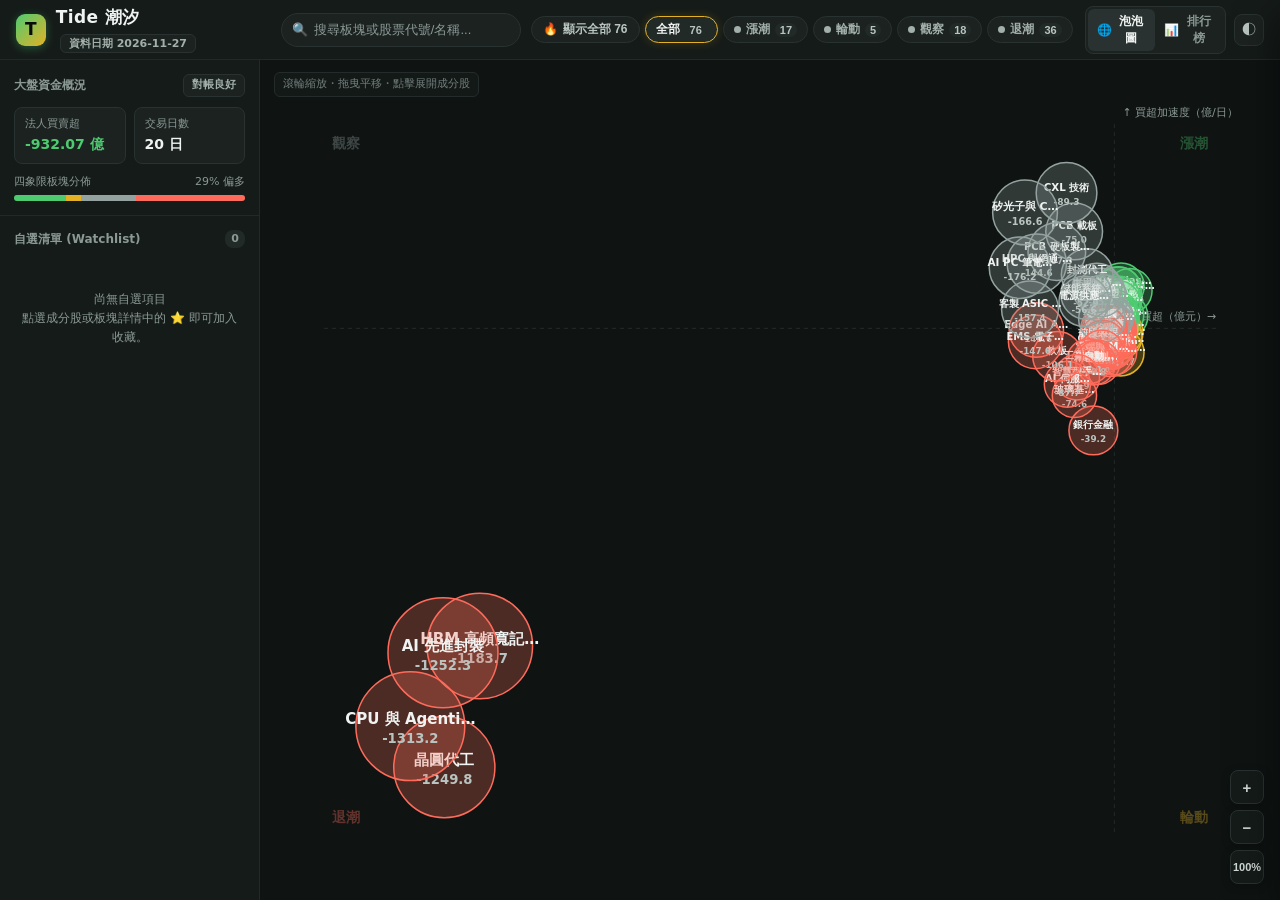
<file: index.html>
<!DOCTYPE html>
<html lang="zh-TW" data-theme="dark">
<head>
<meta charset="UTF-8">
<meta name="viewport" content="width=device-width, initial-scale=1.0, maximum-scale=5, viewport-fit=cover">
<title>Tide 潮汐｜台股板塊輪動・法人資金流向</title>
<link rel="stylesheet" href="web/style.css">
<script>
// 首屏前套用主題，避免閃爍
(function () {
  try {
    var mode = localStorage.getItem('theme_mode') || 'dark';
    document.documentElement.dataset.theme = mode;
  } catch (e) {
    document.documentElement.dataset.theme = 'dark';
  }
}());
</script>
</head>
<body>
<div class="app-container">

  <!-- 頂部導航列 -->
  <header class="top-header">
    <div class="brand-section" id="brand-home">
      <div class="brand-logo">T</div>
      <div>
        <span class="brand-title">Tide 潮汐</span>
        <span class="date-badge" id="data-date">載入中…</span>
      </div>
    </div>

    <!-- 搜尋與象限過濾 -->
    <div class="header-center">
      <div class="search-wrapper" id="search-wrapper">
        <span class="search-icon-left">🔍</span>
        <input type="text" class="search-input" id="search-input" placeholder="搜尋板塊或股票代號/名稱..." autocomplete="off">
        <button class="search-clear-btn" id="search-clear" type="button" aria-label="清除搜尋">✕</button>
        <div class="search-dropdown" id="search-dropdown"></div>
      </div>

      <div class="quadrant-filters" id="quadrant-filters">
        <button class="compact-chip" id="compact-toggle" type="button" title="切換熱門前 15 大板塊或全部 76 板塊">
          <span>🔥</span> <span id="compact-toggle-label">只看熱門 15</span>
        </button>
        <button class="q-filter-btn active" data-q="" type="button">
          <span class="label">全部</span> <span class="count" id="count-all">76</span>
        </button>
        <button class="q-filter-btn" data-q="surge" type="button">
          <span class="dot"></span> <span class="label">漲潮</span> <span class="count" id="count-surge">0</span>
        </button>
        <button class="q-filter-btn" data-q="rotation" type="button">
          <span class="dot"></span> <span class="label">輪動</span> <span class="count" id="count-rotation">0</span>
        </button>
        <button class="q-filter-btn" data-q="watch" type="button">
          <span class="dot"></span> <span class="label">觀察</span> <span class="count" id="count-watch">0</span>
        </button>
        <button class="q-filter-btn" data-q="ebb" type="button">
          <span class="dot"></span> <span class="label">退潮</span> <span class="count" id="count-ebb">0</span>
        </button>
      </div>
    </div>

    <!-- 視圖與主題切換 -->
    <div class="header-right">
      <div class="view-toggle">
        <button class="view-btn active" id="btn-view-chart" type="button" title="四象限泡泡圖">
          <span>🌐</span> 泡泡圖
        </button>
        <button class="view-btn" id="btn-view-rank" type="button" title="板塊資金排行榜">
          <span>📊</span> 排行榜
        </button>
      </div>
      <button class="icon-btn" id="theme-toggle" type="button" title="切換深淺色主題" aria-label="切換主題">◐</button>
    </div>
  </header>

  <!-- 主內容分欄 -->
  <div class="main-body">

    <!-- 左側側欄：市場總覽與自選清單 -->
    <aside class="sidebar" id="sidebar">
      <div class="sidebar-section">
        <div class="sidebar-title">
          <span>大盤資金概況</span>
          <span class="date-badge" id="sidebar-recon-badge">對帳良好</span>
        </div>
        <div class="market-stats-grid">
          <div class="stat-box">
            <div class="stat-label">法人買賣超</div>
            <div class="stat-value" id="stat-total-flow">--</div>
          </div>
          <div class="stat-box">
            <div class="stat-label">交易日數</div>
            <div class="stat-value" id="stat-trading-days">--</div>
          </div>
        </div>
        <div class="quadrant-bar-wrap">
          <div class="stat-label" style="display:flex; justify-content:space-between; margin-bottom:4px;">
            <span>四象限板塊分佈</span>
            <span id="stat-quad-ratio">--</span>
          </div>
          <div class="quadrant-bar" id="quadrant-bar">
            <div class="quadrant-bar-segment surge" style="width: 25%"></div>
            <div class="quadrant-bar-segment rotation" style="width: 25%"></div>
            <div class="quadrant-bar-segment watch" style="width: 25%"></div>
            <div class="quadrant-bar-segment ebb" style="width: 25%"></div>
          </div>
        </div>
      </div>

      <!-- 自選清單 -->
      <div class="watchlist-wrap">
        <div class="sidebar-section" style="border-bottom:none; padding-bottom:4px;">
          <div class="sidebar-title">
            <span>自選清單 (Watchlist)</span>
            <span class="count" id="watchlist-count" style="font-size:11px; background:var(--s4); padding:1px 6px; border-radius:8px;">0</span>
          </div>
        </div>
        <div class="watchlist-list" id="watchlist-items">
          <div class="watchlist-empty">尚無自選項目<br>點選成分股或板塊詳情中的 ⭐ 即可加入收藏。</div>
        </div>
      </div>
    </aside>

    <!-- 中央工作區 -->
    <main class="main-stage">
      <!-- 泡泡圖視圖 -->
      <div class="chart-container" id="chart-view">
        <div class="pan-hint">滾輪縮放・拖曳平移・點擊展開成分股</div>
        <div id="chart-mount" style="width:100%; height:100%;"></div>

        <!-- 重疊板塊彈出選單 (Overlap Disambiguation Popover) -->
        <div class="overlap-menu" id="overlap-menu" style="display:none;"></div>

        <!-- 畫布懸浮控制鈕 -->
        <div class="chart-controls">
          <button class="zoom-btn" id="btn-zoom-in" type="button" title="放大">+</button>
          <button class="zoom-btn" id="btn-zoom-out" type="button" title="縮小">−</button>
          <button class="zoom-btn" id="btn-zoom-reset" type="button" title="重置視圖" style="font-size:11px;">100%</button>
        </div>
      </div>

      <!-- 排行榜與籌碼雷達視圖 -->
      <div class="ranking-container" id="ranking-view">
        <div class="ranking-table-card">
          <!-- 籌碼雷達榜單切換 -->
          <div class="radar-nav-bar" id="radar-nav-tabs">
            <button class="radar-nav-btn active" data-tab="sectors" type="button">📁 板塊資金榜</button>
            <button class="radar-nav-btn" data-tab="co_buy" type="button">🎯 土洋同買榜</button>
            <button class="radar-nav-btn" data-tab="co_sell" type="button">❄️ 土洋同賣榜</button>
            <button class="radar-nav-btn" data-tab="divergence" type="button">⚡ 土洋對作榜</button>
            <button class="radar-nav-btn" data-tab="foreign_streak_top" type="button">🔥 外資連買榜</button>
            <button class="radar-nav-btn" data-tab="trust_streak_top" type="button">💎 投信連買榜</button>
          </div>

          <div style="display:flex; justify-content:space-between; align-items:center; padding:12px 16px; border-bottom:1px solid var(--s4);" id="rank-header-bar">
            <div style="font-size:15px; font-weight:700;" id="rank-title">板塊資金流排行榜</div>
            <div class="view-toggle" id="rank-sort-tabs">
              <button class="view-btn active" data-sort="net_5d_yi" type="button">近 5 日</button>
              <button class="view-btn" data-sort="net_1d_yi" type="button">當日</button>
              <button class="view-btn" data-sort="net_20d_yi" type="button">近 20 日</button>
              <button class="view-btn" data-sort="accel" type="button">加速度</button>
            </div>
          </div>
          <div id="ranking-mount"></div>
        </div>
      </div>
    </main>

  </div>

  <!-- 懸浮氣泡 Tooltip Popover -->
  <div class="bubble-tooltip" id="bubble-tooltip"></div>

  <!-- 右側滑入式成分股抽屜 (Slide-over Drawer) -->
  <div class="drawer-backdrop" id="drawer-backdrop"></div>
  <aside class="detail-drawer" id="detail-drawer">
    <div class="drawer-header">
      <div class="drawer-title-wrap">
        <div style="display:flex; align-items:center; gap:8px;">
          <h2 class="drawer-title" id="drawer-sector-name">板塊名稱</h2>
          <span class="date-badge" id="drawer-quadrant-badge">漲潮</span>
        </div>
        <div style="font-size:12px; color:var(--s9);" id="drawer-sector-summary">7 檔成分股・近 5 日買超 +12.3 億</div>
      </div>
      <div class="drawer-header-actions">
        <button class="fav-star-btn" id="drawer-fav-btn" type="button" title="收藏板塊">★</button>
        <button class="icon-btn" id="drawer-close-btn" type="button" title="關閉 (Esc)">✕</button>
      </div>
    </div>

    <!-- 板塊核心指標與法人分項 -->
    <div class="drawer-metrics-section">
      <div class="drawer-metrics-grid">
        <div class="drawer-metric">
          <span class="label">近 5 日買超</span>
          <span class="val" id="dm-5d">--</span>
        </div>
        <div class="drawer-metric">
          <span class="label">買超加速度</span>
          <span class="val" id="dm-accel">--</span>
        </div>
        <div class="drawer-metric">
          <span class="label">近 20 日買超</span>
          <span class="val" id="dm-20d">--</span>
        </div>
      </div>
      <!-- 法人 5 日拆解 -->
      <div class="drawer-insti-grid">
        <div class="drawer-insti-card foreign">
          <span class="label">外資 5 日</span>
          <span class="val" id="dm-foreign">--</span>
        </div>
        <div class="drawer-insti-card trust">
          <span class="label">投信 5 日</span>
          <span class="val" id="dm-trust">--</span>
        </div>
        <div class="drawer-insti-card dealer">
          <span class="label">自營 5 日</span>
          <span class="val" id="dm-dealer">--</span>
        </div>
      </div>
    </div>

    <!-- 成分股清單 -->
    <div class="drawer-body">
      <div style="display:flex; justify-content:space-between; align-items:center; margin-bottom:12px;">
        <span style="font-size:12px; font-weight:700; color:var(--s9);">成分股明細</span>
        <input type="text" id="drawer-stock-search" placeholder="搜尋成分股..." style="background:var(--s3); border:1px solid var(--s5); border-radius:6px; color:var(--s13); font-size:12px; padding:4px 10px; width:140px; outline:none;">
      </div>
      <div id="drawer-stocks-mount"></div>
    </div>
  </aside>

</div>

<script src="web/chart.js"></script>
<script src="web/app.js"></script>
</body>
</html>
</file>
<file: web/style.css>
/* Tide 潮汐自製版 — 參照原站 (tide-tw.app) 之 Design System */

:root {
  /* 灰階階層 (原站 --s0 ~ --s13) */
  --s0: #080B0A;
  --s1: #0F1413;
  --s2: #151B19;
  --s3: #1B2220;
  --s4: #222A28;
  --s5: #293230;
  --s6: #313B39;
  --s7: #41504C;
  --s8: #8B9995;
  --s9: #A2AFAB;
  --s10: #B9C4C0;
  --s11: #CED7D4;
  --s12: #DCE3E0;
  --s13: #EFF3F1;

  /* 強調色與象限顏色 */
  --c-gold: #E4B125;
  --c-gold-dim: #806840;
  --c-mint: #4ECB71;
  --c-mint-dim: #1E8449;
  --c-coral: #FF6B5B;
  --c-coral-dim: #C0392B;
  --c-watch: #94A3A0;
  --c-watch-dim: #6B7A73;

  --q-surge: #4ECB71;
  --q-surge-bg: rgba(78, 203, 113, 0.14);
  --q-rotation: #E4B125;
  --q-rotation-bg: rgba(228, 177, 37, 0.14);
  --q-watch: #94A3A0;
  --q-watch-bg: rgba(148, 163, 160, 0.14);
  --q-ebb: #FF6B5B;
  --q-ebb-bg: rgba(255, 107, 91, 0.14);

  --pos: #FF6B5B; /* 台股紅漲 */
  --neg: #4ECB71; /* 台股綠跌 */
  --buy: #4ECB71; /* 買超綠/進水 */
  --sell: #FF6B5B; /* 賣超紅/退水 */

  --medal-1: #F6D97C;
  --medal-2: #E6ECEF;
  --medal-3: #EFBB8D;
  --medal-fg: #2B2210;

  --shadow-lg: 0 16px 40px rgba(0, 0, 0, 0.55);
  --shadow-md: 0 8px 24px rgba(0, 0, 0, 0.4);
  --shadow-sm: 0 2px 8px rgba(0, 0, 0, 0.25);

  --header-h: 60px;
  --sidebar-w: 260px;
}

html[data-theme="light"] {
  --s0: #FFFFFF;
  --s1: #F4F7F5;
  --s2: #FFFFFF;
  --s3: #EDF2EF;
  --s4: #E4EBE7;
  --s5: #D9E2DE;
  --s6: #C8D4CF;
  --s7: #B6C4BE;
  --s8: #63706B;
  --s9: #505C58;
  --s10: #43504B;
  --s11: #34403C;
  --s12: #202A26;
  --s13: #101715;

  --c-gold: #B8860B;
  --c-gold-dim: #75622B;
  --c-mint: #1E8449;
  --c-mint-dim: #145A32;
  --c-coral: #D9381E;
  --c-coral-dim: #922B21;
  --c-watch: #5D6D7E;
  --c-watch-dim: #34495E;

  --q-surge: #1E8449;
  --q-surge-bg: rgba(30, 132, 73, 0.12);
  --q-rotation: #B8860B;
  --q-rotation-bg: rgba(184, 134, 11, 0.12);
  --q-watch: #5D6D7E;
  --q-watch-bg: rgba(93, 109, 126, 0.12);
  --q-ebb: #D9381E;
  --q-ebb-bg: rgba(217, 56, 30, 0.12);

  --pos: #D9381E;
  --neg: #1E8449;
  --buy: #1E8449;
  --sell: #D9381E;

  --shadow-lg: 0 16px 40px rgba(0, 0, 0, 0.12);
  --shadow-md: 0 8px 24px rgba(0, 0, 0, 0.08);
  --shadow-sm: 0 2px 8px rgba(0, 0, 0, 0.05);
}

* {
  box-sizing: border-box;
  margin: 0;
  padding: 0;
  -webkit-tap-highlight-color: transparent;
}

html, body {
  width: 100%;
  height: 100%;
  overflow: hidden;
  background: var(--s1);
  color: var(--s13);
  font-family: -apple-system, BlinkMacSystemFont, system-ui, 'PingFang TC', 'Microsoft JhengHei', sans-serif;
  line-height: 1.5;
  user-select: none;
  -webkit-user-select: none;
}

/* 捲軸美化 */
::-webkit-scrollbar {
  width: 6px;
  height: 6px;
}
::-webkit-scrollbar-track {
  background: transparent;
}
::-webkit-scrollbar-thumb {
  background: var(--s5);
  border-radius: 4px;
}
::-webkit-scrollbar-thumb:hover {
  background: var(--s7);
}

/* 主版面佈局 */
.app-container {
  display: flex;
  flex-direction: column;
  width: 100vw;
  height: 100vh;
  background: var(--s1);
  position: relative;
}

/* 頂部導航列 */
.top-header {
  height: var(--header-h);
  background: var(--s2);
  border-bottom: 1px solid var(--s4);
  display: flex;
  align-items: center;
  justify-content: space-between;
  padding: 0 16px;
  gap: 12px;
  z-index: 40;
  flex-shrink: 0;
}

.brand-section {
  display: flex;
  align-items: center;
  gap: 10px;
  cursor: pointer;
}

.brand-logo {
  width: 32px;
  height: 32px;
  background: linear-gradient(135deg, var(--c-mint), var(--c-gold));
  border-radius: 9px;
  display: flex;
  align-items: center;
  justify-content: center;
  color: #080B0A;
  font-weight: 900;
  font-size: 17px;
  box-shadow: 0 2px 10px rgba(78, 203, 113, 0.35);
}

.brand-title {
  font-size: 17px;
  font-weight: 700;
  color: var(--s13);
  letter-spacing: 0.02em;
}

.date-badge {
  font-size: 11px;
  font-weight: 600;
  background: var(--s3);
  border: 1px solid var(--s5);
  color: var(--s9);
  padding: 2px 8px;
  border-radius: 6px;
  margin-left: 4px;
  white-space: nowrap;
}

/* 頂部中央：搜尋與象限過濾 */
.header-center {
  display: flex;
  align-items: center;
  gap: 10px;
  flex: 1;
  max-width: 820px;
  justify-content: center;
}

/* 智慧搜尋框 */
.search-wrapper {
  position: relative;
  width: 240px;
  transition: width 0.25s ease;
}

.search-wrapper:focus-within {
  width: 300px;
}

.search-input {
  width: 100%;
  height: 34px;
  background: var(--s3);
  border: 1px solid var(--s5);
  border-radius: 17px;
  padding: 0 32px 0 32px;
  font-size: 13px;
  color: var(--s13);
  outline: none;
  transition: border-color 0.2s, background 0.2s;
}

.search-input:focus {
  border-color: var(--c-gold);
  background: var(--s2);
}

.search-input::placeholder {
  color: var(--s8);
}

.search-icon-left {
  position: absolute;
  left: 11px;
  top: 50%;
  transform: translateY(-50%);
  color: var(--s8);
  font-size: 13px;
  pointer-events: none;
}

.search-clear-btn {
  position: absolute;
  right: 10px;
  top: 50%;
  transform: translateY(-50%);
  background: none;
  border: none;
  color: var(--s8);
  cursor: pointer;
  font-size: 14px;
  padding: 2px;
  display: none;
}

.search-wrapper.has-text .search-clear-btn {
  display: block;
}

/* 搜尋下拉選單 */
.search-dropdown {
  position: absolute;
  top: calc(100% + 6px);
  left: 0;
  right: 0;
  background: var(--s2);
  border: 1px solid var(--s5);
  border-radius: 12px;
  box-shadow: var(--shadow-lg);
  max-height: 380px;
  overflow-y: auto;
  z-index: 100;
  display: none;
}

.search-dropdown.open {
  display: block;
}

.search-result-group {
  padding: 6px 0;
  border-bottom: 1px solid var(--s4);
}
.search-result-group:last-child {
  border-bottom: none;
}

.search-group-title {
  font-size: 11px;
  font-weight: 700;
  color: var(--s8);
  padding: 4px 12px;
  text-transform: uppercase;
}

.search-item {
  display: flex;
  align-items: center;
  justify-content: space-between;
  padding: 8px 12px;
  cursor: pointer;
  font-size: 13px;
  color: var(--s12);
  transition: background 0.15s;
}

.search-item:hover, .search-item.highlighted {
  background: var(--s4);
  color: var(--s13);
}

.search-item-left {
  display: flex;
  align-items: center;
  gap: 8px;
}

.search-item-code {
  font-family: ui-monospace, SFMono-Regular, monospace;
  font-weight: 700;
  color: var(--c-gold);
}

.search-item-tag {
  font-size: 11px;
  background: var(--s4);
  color: var(--s10);
  padding: 1px 6px;
  border-radius: 4px;
}

.compact-chip {
  background: var(--s3);
  border: 1px solid var(--s5);
  border-radius: 14px;
  color: var(--s10);
  font-size: 12px;
  font-weight: 600;
  padding: 4px 11px;
  cursor: pointer;
  line-height: 1.4;
  white-space: nowrap;
  display: flex;
  align-items: center;
  gap: 5px;
  transition: all 0.18s;
}

.compact-chip:hover {
  color: var(--s13);
  border-color: var(--s7);
}

.compact-chip.active {
  background: var(--s4);
  color: var(--c-gold);
  border-color: var(--c-gold);
  box-shadow: 0 0 10px rgba(228, 177, 37, 0.2);
}

/* 象限過濾 Pills */
.quadrant-filters {
  display: flex;
  align-items: center;
  gap: 5px;
  flex-wrap: nowrap;
}

.q-filter-btn {
  display: flex;
  align-items: center;
  gap: 5px;
  padding: 4px 10px;
  border-radius: 14px;
  background: var(--s3);
  border: 1px solid var(--s5);
  color: var(--s9);
  font-size: 12px;
  font-weight: 600;
  cursor: pointer;
  transition: all 0.18s;
  white-space: nowrap;
}

.q-filter-btn:hover {
  color: var(--s12);
  border-color: var(--s7);
}

.q-filter-btn .dot {
  width: 7px;
  height: 7px;
  border-radius: 50%;
  background: currentColor;
}

.q-filter-btn .count {
  font-size: 11px;
  background: var(--s4);
  padding: 1px 5px;
  border-radius: 8px;
  color: var(--s10);
}

.q-filter-btn.active {
  color: var(--s13);
  background: var(--s4);
  border-color: var(--btn-color, var(--c-gold));
  box-shadow: 0 0 10px rgba(228, 177, 37, 0.2);
}

.q-filter-btn.active[data-q="surge"] { --btn-color: var(--q-surge); }
.q-filter-btn.active[data-q="rotation"] { --btn-color: var(--q-rotation); }
.q-filter-btn.active[data-q="watch"] { --btn-color: var(--q-watch); }
.q-filter-btn.active[data-q="ebb"] { --btn-color: var(--q-ebb); }

/* 頂部右側控制項 */
.header-right {
  display: flex;
  align-items: center;
  gap: 8px;
}

.view-toggle {
  display: flex;
  background: var(--s3);
  border: 1px solid var(--s5);
  border-radius: 8px;
  padding: 2px;
}

.view-btn {
  padding: 4px 9px;
  font-size: 12px;
  font-weight: 600;
  background: none;
  border: none;
  color: var(--s8);
  border-radius: 6px;
  cursor: pointer;
  display: flex;
  align-items: center;
  gap: 4px;
  transition: all 0.15s;
}

.view-btn.active {
  background: var(--s5);
  color: var(--s13);
}

.icon-btn {
  width: 32px;
  height: 32px;
  border-radius: 8px;
  background: var(--s3);
  border: 1px solid var(--s5);
  color: var(--s10);
  display: flex;
  align-items: center;
  justify-content: center;
  cursor: pointer;
  font-size: 14px;
  transition: background 0.15s, color 0.15s;
}

.icon-btn:hover {
  background: var(--s4);
  color: var(--s13);
}

/* 主體內容分欄 */
.main-body {
  display: flex;
  flex: 1;
  min-height: 0;
  position: relative;
  overflow: hidden;
}

/* 左側側欄 */
.sidebar {
  width: var(--sidebar-w);
  background: var(--s2);
  border-right: 1px solid var(--s4);
  display: flex;
  flex-direction: column;
  flex-shrink: 0;
  transition: transform 0.25s ease, width 0.25s ease;
  z-index: 20;
}

.sidebar.collapsed {
  width: 0;
  overflow: hidden;
  border-right: none;
}

.sidebar-section {
  padding: 14px;
  border-bottom: 1px solid var(--s4);
}

.sidebar-title {
  font-size: 12px;
  font-weight: 700;
  color: var(--s8);
  margin-bottom: 10px;
  display: flex;
  align-items: center;
  justify-content: space-between;
}

/* 大盤概況指標卡 */
.market-stats-grid {
  display: grid;
  grid-template-columns: 1fr 1fr;
  gap: 8px;
}

.stat-box {
  background: var(--s3);
  border: 1px solid var(--s5);
  border-radius: 8px;
  padding: 8px 10px;
}

.stat-label {
  font-size: 11px;
  color: var(--s8);
  margin-bottom: 2px;
}

.stat-value {
  font-size: 14px;
  font-weight: 700;
  font-variant-numeric: tabular-nums;
}

/* 四象限進程條 */
.quadrant-bar-wrap {
  margin-top: 10px;
}

.quadrant-bar {
  height: 6px;
  border-radius: 3px;
  display: flex;
  overflow: hidden;
  background: var(--s4);
}

.quadrant-bar-segment {
  height: 100%;
  transition: width 0.3s ease;
}

.quadrant-bar-segment.surge { background: var(--q-surge); }
.quadrant-bar-segment.rotation { background: var(--q-rotation); }
.quadrant-bar-segment.watch { background: var(--q-watch); }
.quadrant-bar-segment.ebb { background: var(--q-ebb); }

/* 自選清單 */
.watchlist-wrap {
  flex: 1;
  display: flex;
  flex-direction: column;
  min-height: 0;
}

.watchlist-list {
  flex: 1;
  overflow-y: auto;
  padding: 4px 8px;
}

.watchlist-empty {
  font-size: 12px;
  color: var(--s8);
  text-align: center;
  padding: 24px 12px;
  line-height: 1.6;
}

.watchlist-item {
  display: flex;
  align-items: center;
  justify-content: space-between;
  padding: 7px 10px;
  border-radius: 8px;
  cursor: pointer;
  font-size: 13px;
  color: var(--s11);
  margin-bottom: 2px;
  transition: background 0.15s;
}

.watchlist-item:hover {
  background: var(--s3);
  color: var(--s13);
}

.watchlist-item .remove-btn {
  background: none;
  border: none;
  color: var(--s7);
  cursor: pointer;
  font-size: 13px;
  padding: 2px;
  opacity: 0;
  transition: opacity 0.15s, color 0.15s;
}

.watchlist-item:hover .remove-btn {
  opacity: 1;
}
.watchlist-item .remove-btn:hover {
  color: var(--c-coral);
}

/* 中央工作區 */
.main-stage {
  flex: 1;
  min-width: 0;
  position: relative;
  background: var(--s1);
  display: flex;
  flex-direction: column;
  overflow: hidden;
}

/* 泡泡圖容器 */
.chart-container {
  flex: 1;
  position: relative;
  overflow: hidden;
  background: var(--s1);
  touch-action: none;
}

.chart-svg {
  width: 100%;
  height: 100%;
  display: block;
  cursor: grab;
}
.chart-svg.dragging {
  cursor: grabbing;
}

/* 泡泡樣式 */
.bubble {
  cursor: pointer;
  transition: opacity 0.25s, transform 0.25s;
}

.bubble circle {
  fill-opacity: 0.26;
  stroke-width: 1.5;
  transition: fill-opacity 0.2s, stroke-width 0.2s;
}

.bubble:hover circle, .bubble:focus circle {
  fill-opacity: 0.55;
  stroke-width: 2.5;
}

.bubble text {
  pointer-events: none;
  user-select: none;
}

.b-title {
  font-weight: 700;
  fill: var(--s13);
}

.b-subtitle {
  font-weight: 600;
  fill: var(--s10);
  font-variant-numeric: tabular-nums;
}

.q-surge circle { fill: var(--q-surge); stroke: var(--q-surge); }
.q-rotation circle { fill: var(--q-rotation); stroke: var(--q-rotation); }
.q-watch circle { fill: var(--q-watch); stroke: var(--q-watch); }
.q-ebb circle { fill: var(--q-ebb); stroke: var(--q-ebb); }

.bubble.dimmed {
  opacity: 0.12;
  pointer-events: none;
}

/* 靜態置頂高亮發光（選單 hover 回饋，純邊框與發光置頂，不晃動） */
.bubble.highlighted circle {
  stroke: var(--s13);
  stroke-width: 3px;
  stroke-opacity: 1;
  fill-opacity: 0.95;
  filter: drop-shadow(0 0 10px rgba(255, 255, 255, 0.65));
}

.bubble.highlighted .b-title {
  fill: #FFFFFF;
  font-weight: 800;
}

/* 脈衝呼吸動畫 */
@keyframes bubblePulse {
  0%   { transform: scale(1); }
  25%  { transform: scale(2.0); }
  50%  { transform: scale(1.35); }
  75%  { transform: scale(1.65); }
  100% { transform: scale(1); }
}

.bubble.pulse circle {
  animation: bubblePulse 0.9s cubic-bezier(0.34, 1.56, 0.64, 1) forwards;
  stroke-width: 4px;
}

/* 座標軸與背景文字 */
.axis-line {
  stroke: var(--s4);
  stroke-width: 1;
  stroke-dasharray: 4 4;
}

.axis-text {
  fill: var(--s8);
  font-size: 11px;
  font-weight: 500;
  user-select: none;
}

.quadrant-bg-label {
  font-size: 14px;
  font-weight: 800;
  opacity: 0.35;
  user-select: none;
}
.quadrant-bg-label.surge { fill: var(--q-surge); }
.quadrant-bg-label.rotation { fill: var(--q-rotation); }
.quadrant-bg-label.watch { fill: var(--q-watch); }
.quadrant-bg-label.ebb { fill: var(--q-ebb); }

/* 畫布控制懸浮按鈕 */
.chart-controls {
  position: absolute;
  bottom: 16px;
  right: 16px;
  display: flex;
  flex-direction: column;
  gap: 6px;
  z-index: 10;
}

.zoom-btn {
  width: 34px;
  height: 34px;
  background: var(--s2);
  border: 1px solid var(--s5);
  border-radius: 8px;
  color: var(--s11);
  display: flex;
  align-items: center;
  justify-content: center;
  font-size: 15px;
  font-weight: 700;
  cursor: pointer;
  box-shadow: var(--shadow-sm);
  transition: all 0.15s;
}

.zoom-btn:hover {
  background: var(--s3);
  color: var(--s13);
  border-color: var(--s7);
}

.pan-hint {
  position: absolute;
  top: 12px;
  left: 14px;
  font-size: 11px;
  color: var(--s8);
  background: var(--s2);
  border: 1px solid var(--s5);
  padding: 3px 8px;
  border-radius: 6px;
  pointer-events: none;
  opacity: 0.8;
}

/* 懸浮氣泡 Tooltip */
.bubble-tooltip {
  position: absolute;
  z-index: 150;
  pointer-events: none;
  background: var(--s3);
  border: 1px solid var(--s6);
  border-radius: 10px;
  padding: 10px 14px;
  box-shadow: var(--shadow-lg);
  font-size: 12px;
  color: var(--s12);
  min-width: 200px;
  transform: translate(-50%, -100%) translateY(-12px);
  transition: opacity 0.15s ease, transform 0.15s ease;
  display: none;
}

/* 重疊板塊彈出選單 (Overlap Menu) */
.overlap-menu {
  position: absolute;
  z-index: 160;
  background: var(--s2);
  border: 1px solid var(--s5);
  border-radius: 14px;
  box-shadow: var(--shadow-lg);
  width: 240px;
  overflow: hidden;
  animation: fadeInUp 0.16s ease;
  display: flex;
  flex-direction: column;
  backdrop-filter: blur(12px);
  -webkit-backdrop-filter: blur(12px);
}

@keyframes fadeInUp {
  from { opacity: 0; transform: translateY(6px); }
  to { opacity: 1; transform: translateY(0); }
}

.overlap-menu-header {
  padding: 10px 14px 8px;
  font-size: 12px;
  font-weight: 700;
  color: var(--s8);
  border-bottom: 1px solid var(--s4);
  letter-spacing: 0.2px;
}

.overlap-menu-list {
  overflow-y: auto;
  max-height: 280px;
}

.overlap-menu-item {
  display: flex;
  align-items: center;
  gap: 10px;
  padding: 9px 14px;
  cursor: pointer;
  border-bottom: 1px solid var(--s4);
  transition: background 0.15s ease;
}

.overlap-menu-item:last-child {
  border-bottom: none;
}

.overlap-menu-item:hover {
  background: var(--s4);
}

.overlap-dot {
  width: 8px;
  height: 8px;
  border-radius: 50%;
  flex-shrink: 0;
}

.overlap-name {
  font-size: 13px;
  font-weight: 600;
  color: var(--s13);
  flex: 1;
  overflow: hidden;
  text-overflow: ellipsis;
  white-space: nowrap;
}

.overlap-val {
  font-size: 12px;
  font-weight: 700;
  font-variant-numeric: tabular-nums;
  flex-shrink: 0;
}

.bubble-tooltip.visible {
  display: block;
}

.tt-head {
  display: flex;
  align-items: center;
  justify-content: space-between;
  margin-bottom: 6px;
}

.tt-title {
  font-size: 14px;
  font-weight: 700;
  color: var(--s13);
}

.tt-pill {
  font-size: 10px;
  padding: 1px 6px;
  border-radius: 8px;
  font-weight: 700;
}

.tt-metrics {
  display: grid;
  grid-template-columns: 1fr 1fr;
  gap: 6px;
  margin-bottom: 8px;
  font-variant-numeric: tabular-nums;
}

.tt-contributors {
  border-top: 1px solid var(--s5);
  padding-top: 6px;
  font-size: 11px;
  color: var(--s9);
}

/* 排行榜視圖 */
.ranking-container {
  flex: 1;
  overflow-y: auto;
  padding: 16px;
  display: none;
}

.ranking-container.active {
  display: block;
}

.ranking-table-card {
  max-width: 1000px;
  margin: 0 auto;
  background: var(--s2);
  border: 1px solid var(--s4);
  border-radius: 12px;
  overflow: hidden;
  box-shadow: var(--shadow-sm);
}

.rank-table {
  width: 100%;
  border-collapse: collapse;
  font-size: 13px;
}

.rank-table th {
  background: var(--s3);
  color: var(--s8);
  font-weight: 600;
  padding: 10px 12px;
  text-align: left;
  font-size: 12px;
  cursor: pointer;
  user-select: none;
}

.rank-table th:hover {
  color: var(--s13);
}

.rank-table td {
  padding: 10px 12px;
  border-bottom: 1px solid var(--s4);
}

.rank-table tbody tr {
  cursor: pointer;
  transition: background 0.12s;
}

.rank-table tbody tr:hover {
  background: var(--s3);
}

.medal-badge {
  display: inline-flex;
  align-items: center;
  justify-content: center;
  width: 20px;
  height: 20px;
  border-radius: 50%;
  font-size: 11px;
  font-weight: 800;
}
.medal-1 { background: var(--medal-1); color: var(--medal-fg); }
.medal-2 { background: var(--medal-2); color: var(--medal-fg); }
.medal-3 { background: var(--medal-3); color: var(--medal-fg); }

/* 右側滑入式抽屜 (Slide-over Drawer) */
.drawer-backdrop {
  position: fixed;
  inset: 0;
  background: rgba(0, 0, 0, 0.45);
  z-index: 180;
  opacity: 0;
  pointer-events: none;
  transition: opacity 0.25s ease;
}

.drawer-backdrop.open {
  opacity: 1;
  pointer-events: auto;
}

.detail-drawer {
  position: fixed;
  top: 0;
  right: 0;
  bottom: 0;
  width: min(94vw, 540px);
  background: var(--s2);
  border-left: 1px solid var(--s4);
  box-shadow: var(--shadow-lg);
  z-index: 190;
  display: flex;
  flex-direction: column;
  transform: translateX(100%);
  transition: transform 0.28s cubic-bezier(0.2, 0.9, 0.3, 1);
}

.detail-drawer.open {
  transform: translateX(0);
}

.drawer-header {
  padding: 16px;
  border-bottom: 1px solid var(--s4);
  display: flex;
  align-items: flex-start;
  justify-content: space-between;
  gap: 12px;
}

.drawer-title-wrap {
  display: flex;
  flex-direction: column;
  gap: 4px;
}

.drawer-title {
  font-size: 19px;
  font-weight: 700;
  color: var(--s13);
}

.drawer-header-actions {
  display: flex;
  align-items: center;
  gap: 6px;
}

.drawer-metrics-section {
  display: flex;
  flex-direction: column;
  border-bottom: 1px solid var(--s4);
}

.drawer-metrics-grid {
  display: grid;
  grid-template-columns: repeat(3, 1fr);
  gap: 8px;
  padding: 12px 16px;
  background: var(--s2);
}

.drawer-metric {
  display: flex;
  flex-direction: column;
}

.drawer-metric .label {
  font-size: 11px;
  color: var(--s8);
  margin-bottom: 2px;
}

.drawer-metric .val {
  font-size: 14px;
  font-weight: 700;
  font-variant-numeric: tabular-nums;
}

/* 法人三大分項獨立色彩卡片 */
.drawer-insti-grid {
  display: grid;
  grid-template-columns: repeat(3, 1fr);
  gap: 8px;
  padding: 10px 16px;
  background: var(--s3);
  border-top: 1px solid var(--s4);
}

.drawer-insti-card {
  padding: 6px 10px;
  border-radius: 6px;
  display: flex;
  flex-direction: column;
  border: 1px solid transparent;
}
.drawer-insti-card.foreign {
  background: rgba(100, 181, 246, 0.08);
  border-color: rgba(100, 181, 246, 0.2);
}
.drawer-insti-card.foreign .label { color: #64B5F6; }

.drawer-insti-card.trust {
  background: rgba(186, 104, 200, 0.08);
  border-color: rgba(186, 104, 200, 0.2);
}
.drawer-insti-card.trust .label { color: #BA68C8; }

.drawer-insti-card.dealer {
  background: rgba(255, 183, 77, 0.08);
  border-color: rgba(255, 183, 77, 0.2);
}
.drawer-insti-card.dealer .label { color: #FFB74D; }

.drawer-insti-card .label {
  font-size: 11px;
  font-weight: 600;
  margin-bottom: 2px;
}

.drawer-insti-card .val {
  font-size: 13.5px;
  font-weight: 700;
  font-variant-numeric: tabular-nums;
}

.drawer-body {
  flex: 1;
  overflow-y: auto;
  padding: 14px 16px;
}

/* 個股雙層資訊卡片 (Stock Cards) */
.stocks-card-list {
  display: flex;
  flex-direction: column;
  gap: 8px;
}

.stock-card {
  background: var(--s3);
  border: 1px solid var(--s5);
  border-radius: 10px;
  padding: 10px 12px;
  display: flex;
  flex-direction: column;
  gap: 8px;
  transition: all 0.15s ease;
  cursor: pointer;
}

.stock-card:hover {
  background: var(--s4);
  border-color: var(--s7);
  box-shadow: var(--shadow-sm);
}

.stock-card-top {
  display: flex;
  justify-content: space-between;
  align-items: center;
  gap: 8px;
}

.stock-card-identity {
  display: flex;
  align-items: center;
  gap: 6px;
  min-width: 0;
  flex: 1;
}

.stock-code {
  font-size: 13px;
  font-weight: 700;
  color: var(--c-gold);
}

.stock-name {
  font-size: 14px;
  font-weight: 700;
  color: var(--s13);
  white-space: nowrap;
}

.stock-card-price-wrap {
  display: flex;
  align-items: center;
  gap: 10px;
  flex-shrink: 0;
}

.stock-price-block {
  display: flex;
  flex-direction: column;
  align-items: flex-end;
  min-width: 60px;
}

.stock-price {
  font-size: 14px;
  font-weight: 700;
  color: var(--s13);
  line-height: 1.2;
}

.stock-chg {
  font-size: 11px;
  font-weight: 600;
  line-height: 1.2;
}

.stock-card-bottom {
  display: flex;
  justify-content: space-between;
  align-items: center;
  padding-top: 6px;
  border-top: 1px dashed var(--s5);
  gap: 8px;
}

/* 法人三大分項 Mini Chips */
.insti-chips {
  display: flex;
  gap: 4px;
  align-items: center;
  flex-shrink: 0;
}

.chip-insti {
  padding: 1.5px 5px;
  border-radius: 4px;
  background: var(--s2);
  border: 1px solid var(--s5);
  font-size: 10.5px;
  font-weight: 600;
  display: inline-flex;
  align-items: center;
  gap: 2px;
  font-variant-numeric: tabular-nums;
}
.chip-insti.foreign { color: #64B5F6; }
.chip-insti.trust { color: #BA68C8; }
.chip-insti.dealer { color: #FFB74D; }

.chip-tag {
  font-size: 9.5px;
  opacity: 0.85;
}

.stock-flow-block {
  display: flex;
  gap: 8px;
  align-items: center;
  font-size: 11px;
}

.flow-item {
  display: flex;
  align-items: center;
  gap: 3px;
}

.flow-label {
  color: var(--s8);
}

.flow-val {
  font-weight: 700;
  font-variant-numeric: tabular-nums;
}

.fav-star-btn {
  background: none;
  border: none;
  font-size: 15px;
  color: var(--s7);
  cursor: pointer;
  padding: 0 2px;
  transition: color 0.15s;
}
.fav-star-btn.active {
  color: var(--c-gold);
}

/* 法人 20 日成本均價 Badge */
.badge-cost {
  font-size: 11px;
  padding: 2px 6px;
  border-radius: 6px;
  font-weight: 600;
  display: inline-flex;
  align-items: center;
  gap: 3px;
  white-space: nowrap;
}
.badge-cost.profit {
  background: rgba(255, 107, 91, 0.14);
  color: var(--pos);
  border: 1px solid rgba(255, 107, 91, 0.25);
}
.badge-cost.loss {
  background: rgba(78, 203, 113, 0.14);
  color: var(--neg);
  border: 1px solid rgba(78, 203, 113, 0.25);
}

/* 外資 / 投信連買連賣 Badge */
.badge-streak {
  font-size: 10px;
  font-weight: 700;
  padding: 1px 5px;
  border-radius: 4px;
  display: inline-flex;
  align-items: center;
  gap: 2px;
  white-space: nowrap;
}
.badge-streak.buy {
  background: rgba(255, 107, 91, 0.18);
  color: var(--pos);
  border: 1px solid rgba(255, 107, 91, 0.35);
}
.badge-streak.sell {
  background: rgba(78, 203, 113, 0.18);
  color: var(--neg);
  border: 1px solid rgba(78, 203, 113, 0.35);
}

/* 籌碼雷達分頁導覽列 */
.radar-nav-bar {
  display: flex;
  gap: 6px;
  overflow-x: auto;
  padding: 10px 16px;
  background: var(--s2);
  border-bottom: 1px solid var(--s4);
}

.radar-nav-btn {
  padding: 6px 12px;
  font-size: 12px;
  font-weight: 600;
  background: var(--s3);
  border: 1px solid var(--s5);
  border-radius: 8px;
  color: var(--s9);
  cursor: pointer;
  white-space: nowrap;
  transition: all 0.15s;
}

.radar-nav-btn:hover {
  color: var(--s12);
  border-color: var(--s7);
}

.radar-nav-btn.active {
  background: var(--s5);
  color: var(--s13);
  border-color: var(--c-gold);
  box-shadow: 0 0 8px rgba(228, 177, 37, 0.2);
}

/* 數值高亮顏色 */
.num { text-align: right; font-variant-numeric: tabular-nums; }
.mono { font-family: ui-monospace, SFMono-Regular, Menlo, monospace; }
.pos { color: var(--pos); }
.neg { color: var(--neg); }
.buy { color: var(--buy); }
.sell { color: var(--sell); }

/* 響應式佈局適應 */
@media (max-width: 900px) {
  :root {
    --sidebar-w: 0px;
  }
  .sidebar {
    position: fixed;
    top: var(--header-h);
    bottom: 0;
    left: 0;
    width: 260px;
    box-shadow: var(--shadow-lg);
    transform: translateX(-100%);
  }
  .sidebar.mobile-open {
    transform: translateX(0);
  }
  .quadrant-filters .q-filter-btn span.label {
    display: none;
  }
  .search-wrapper {
    width: 160px;
  }
  .search-wrapper:focus-within {
    width: 220px;
  }
}
</file>
